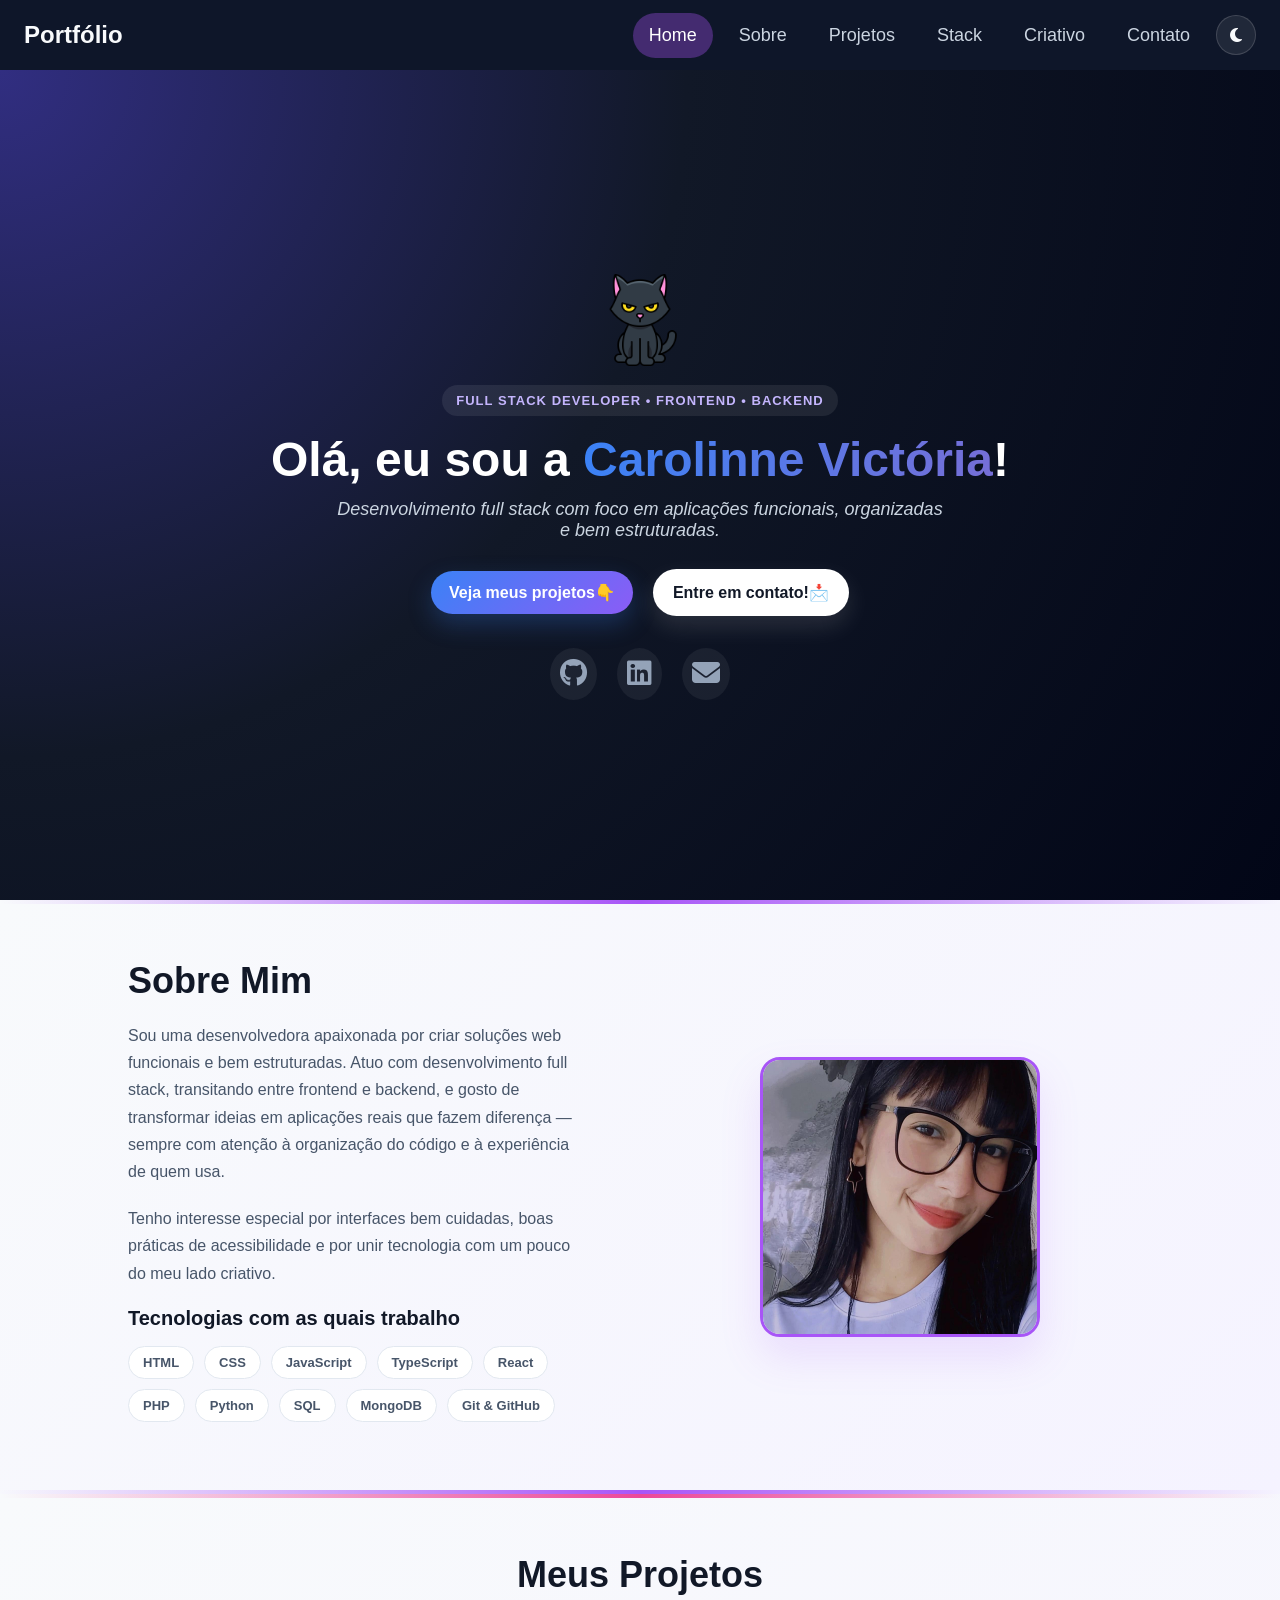
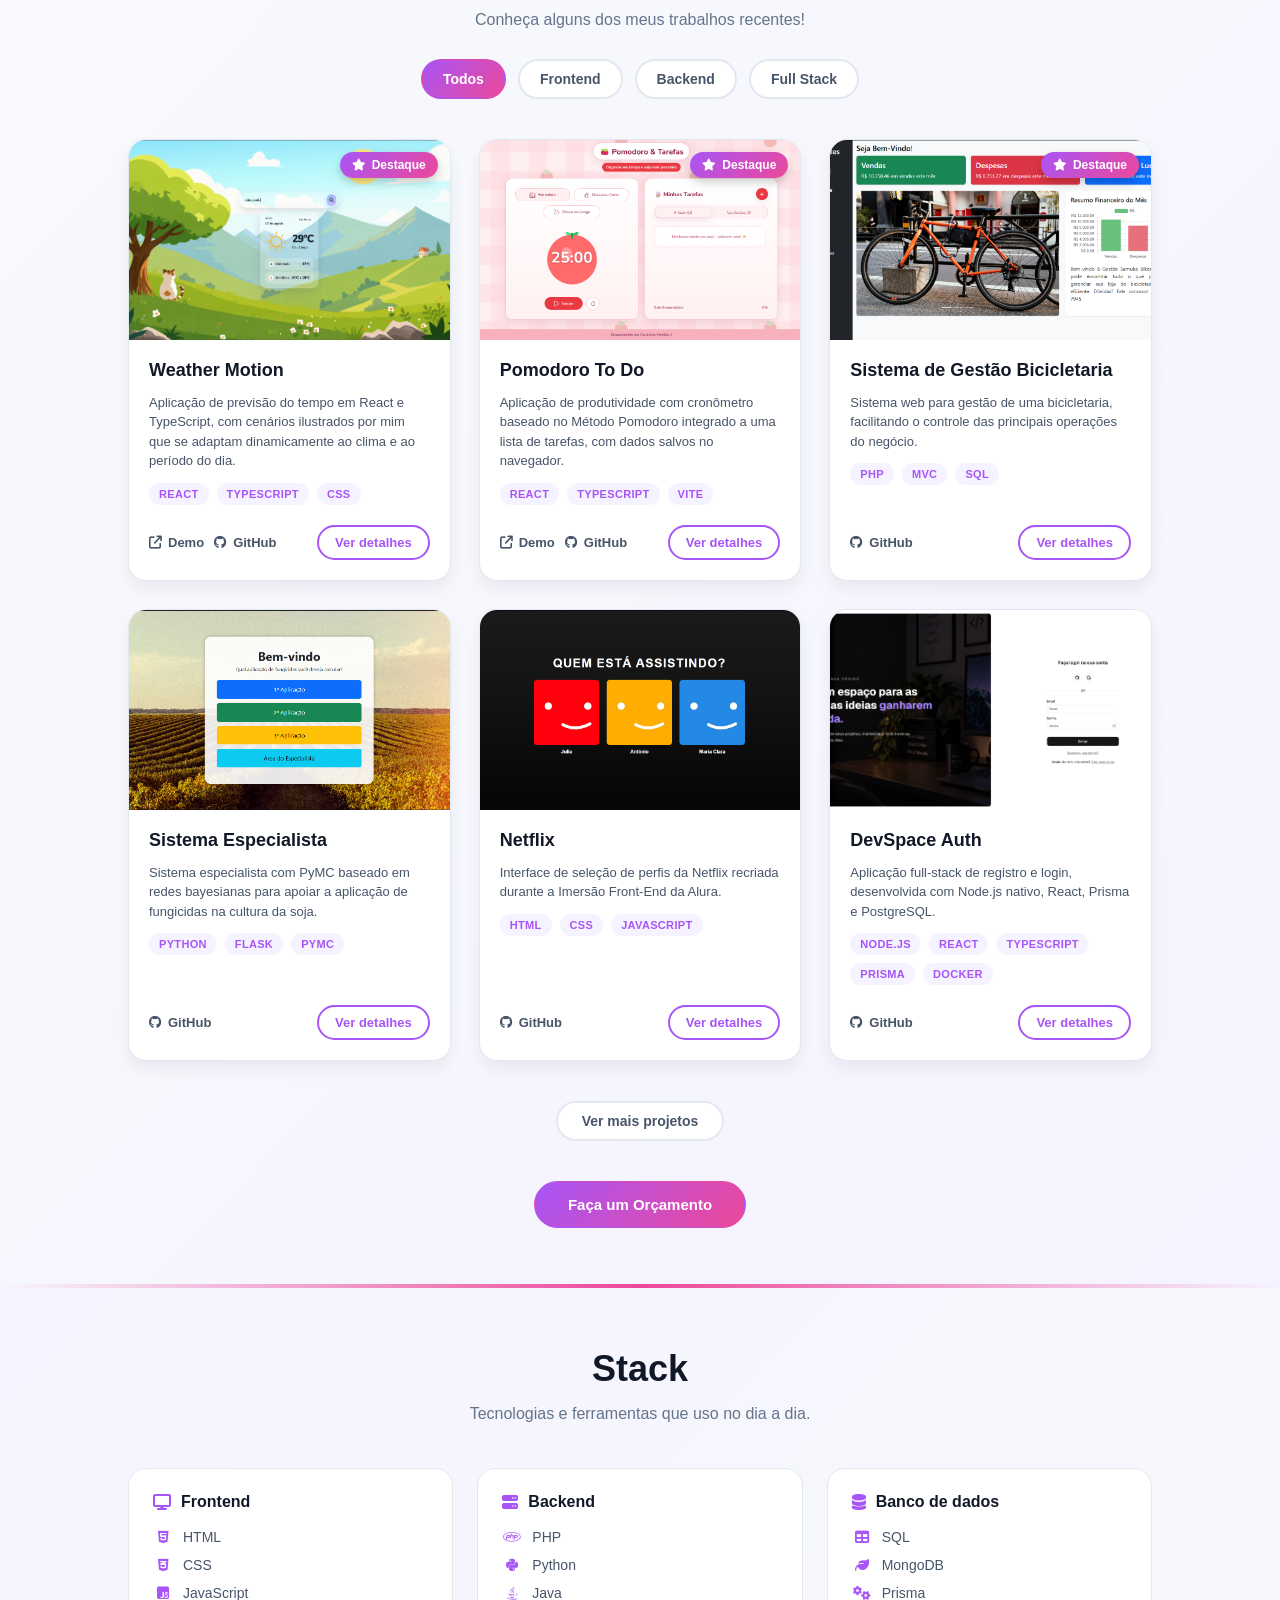
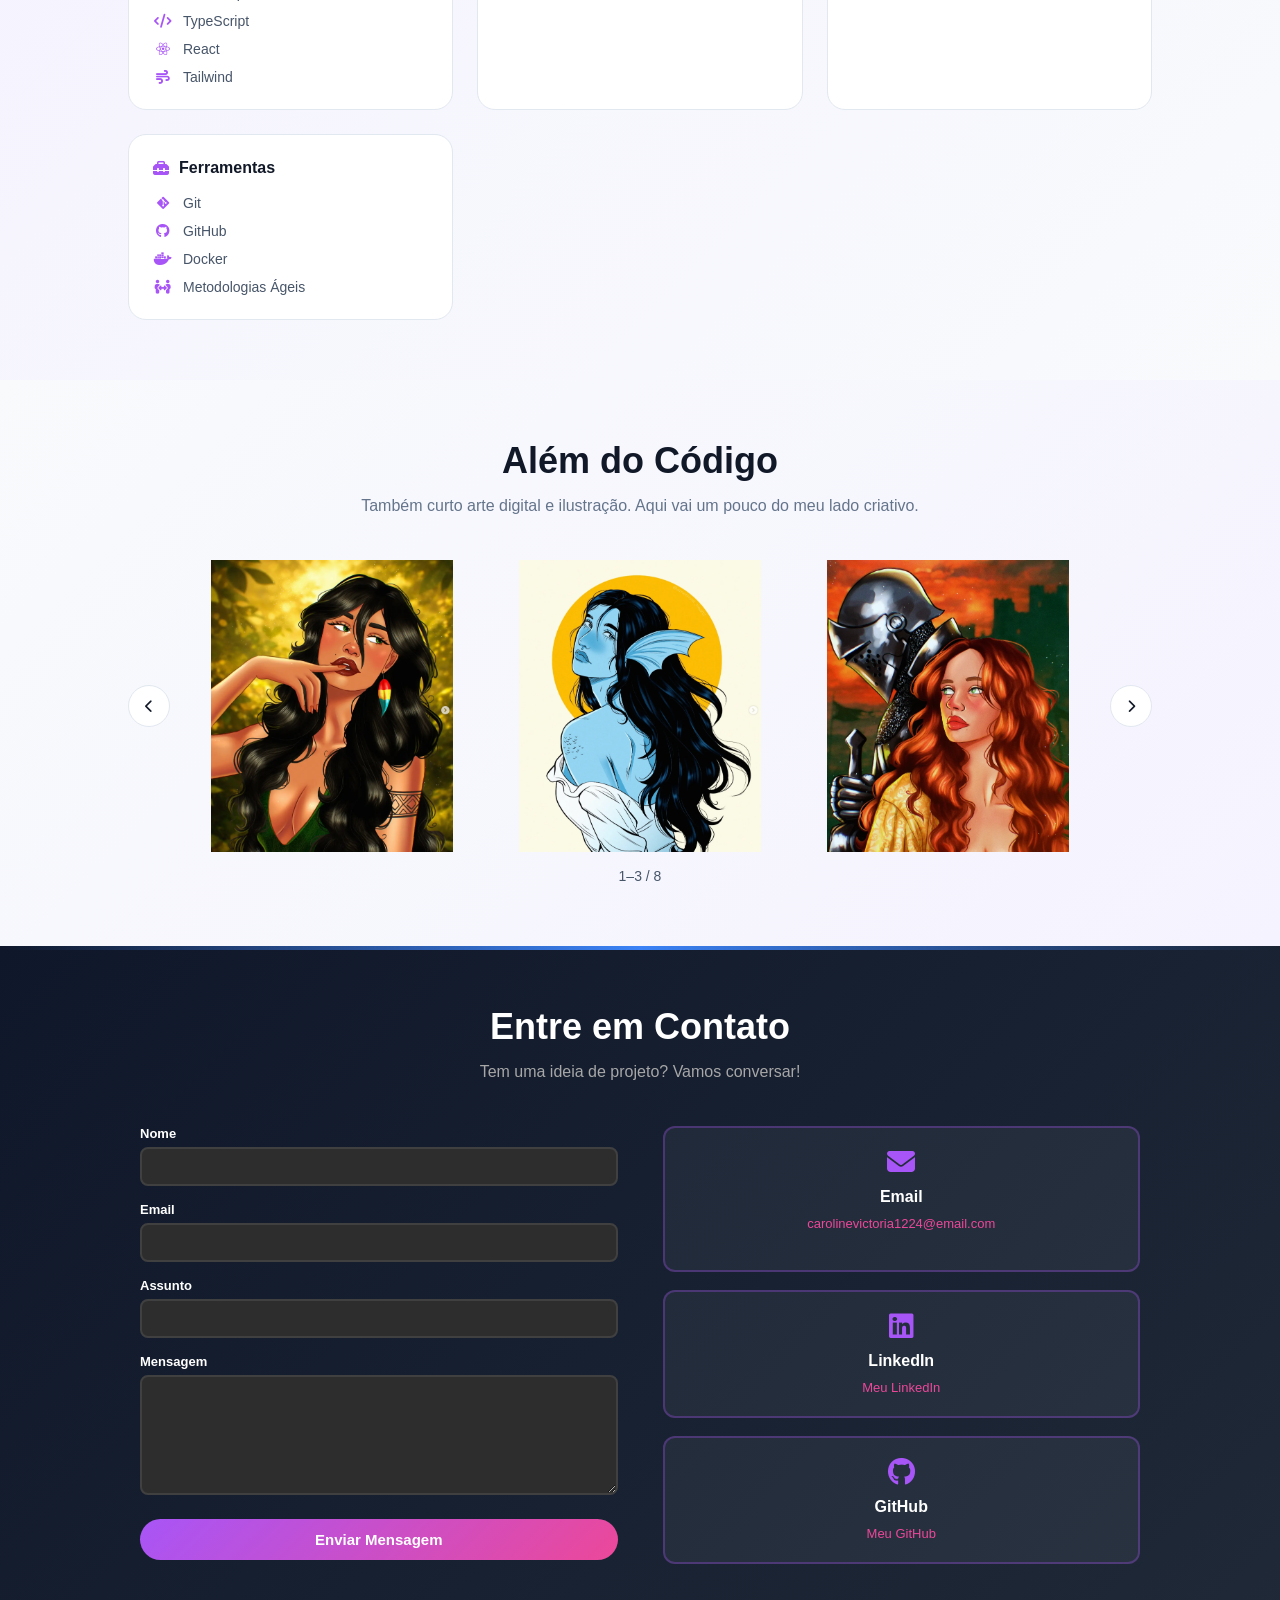
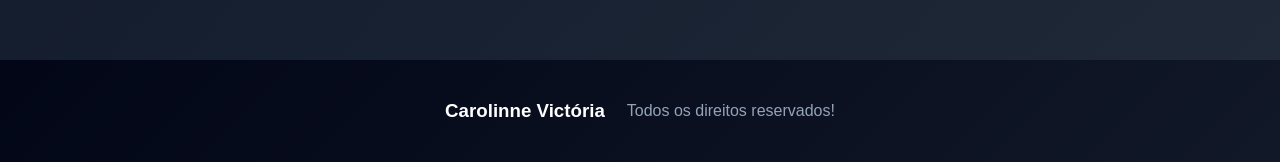
<file: index.html>
<!DOCTYPE html>
<html lang="pt-br">

<head>
    <meta charset="UTF-8">
    <meta name="viewport" content="width=device-width, initial-scale=1.0">

    <!-- Aplica o tema salvo (ou o preferido pelo sistema) antes da primeira pintura, evitando flash de tema errado. -->
    <script>
        (function () {
            try {
                var stored = localStorage.getItem('theme');
                var prefersDark = window.matchMedia('(prefers-color-scheme: dark)').matches;
                document.documentElement.setAttribute('data-theme', stored || (prefersDark ? 'dark' : 'light'));
            } catch (error) {
                document.documentElement.setAttribute('data-theme', 'light');
            }
        })();
    </script>

    <title>Carolinne Victória • Desenvolvedora Full Stack</title>
    <meta name="description" content="Portfólio de Carolinne Victória, desenvolvedora full stack com foco em aplicações web funcionais, organizadas e bem estruturadas. Conheça meus projetos, stack e trabalhos criativos.">
    <meta name="robots" content="index, follow">
    <link rel="canonical" href="https://carolinnevictoria.github.io/Portfolio/">

    <!-- Open Graph -->
    <meta property="og:type" content="website">
    <meta property="og:title" content="Carolinne Victória • Desenvolvedora Full Stack">
    <meta property="og:description" content="Portfólio de Carolinne Victória, desenvolvedora full stack com foco em aplicações web funcionais, organizadas e bem estruturadas.">
    <meta property="og:url" content="https://carolinnevictoria.github.io/Portfolio/">
    <meta property="og:image" content="https://carolinnevictoria.github.io/Portfolio/images/profile.jpeg">
    <meta property="og:locale" content="pt_BR">

    <!-- Twitter Card -->
    <meta name="twitter:card" content="summary_large_image">
    <meta name="twitter:title" content="Carolinne Victória • Desenvolvedora Full Stack">
    <meta name="twitter:description" content="Portfólio de Carolinne Victória, desenvolvedora full stack com foco em aplicações web funcionais, organizadas e bem estruturadas.">
    <meta name="twitter:image" content="https://carolinnevictoria.github.io/Portfolio/images/profile.jpeg">

    <meta name="theme-color" content="#0f172a">
    <link rel="icon" type="image/png" href="favicon.png">
    <link rel="stylesheet" href="estilo.css">
    <link rel="stylesheet" href="https://cdnjs.cloudflare.com/ajax/libs/font-awesome/6.5.0/css/all.min.css">
</head>

<body>
    <a class="skip-link" href="#main-content">Pular para o conteúdo</a>

    <!-- Inicio do Header-->
    <nav class="nav">
        <h1>Portfólio</h1>

        <button type="button" class="nav-toggle" aria-label="Abrir menu de navegação" aria-expanded="false" aria-controls="nav-list">
            <i class="fas fa-bars" aria-hidden="true"></i>
        </button>

        <ul class="nav-list" id="nav-list">
            <li><a href="#home">Home</a></li>
            <li><a href="#about">Sobre</a></li>
            <li><a href="#projects">Projetos</a></li>
            <li><a href="#stack">Stack</a></li>
            <li><a href="#beyond-code">Criativo</a></li>
            <li><a href="#contact">Contato</a></li>
            <li>
                <button type="button" id="theme-toggle" aria-label="Alternar entre tema claro e escuro" aria-pressed="false">
                    <i class="fas fa-moon" aria-hidden="true"></i>
                </button>
            </li>
        </ul>
    </nav>

    <main id="main-content">
        <!-- Inicio do Main -->
        <section class="main" id="home">
            <div>
                <div class="pet">
                    <img id="cat" src="images/black-cat.png" alt="Ilustração de um gatinho preto, mascote do portfólio" width="100" height="100">
                </div>
                <p class="hero-badge">Full Stack Developer • Frontend • Backend</p>
                <h1>
                    Olá, eu sou a <span class="nome">Carolinne Victória</span>!
                </h1>
                <p class="hero-subtitle">Desenvolvimento full stack com foco em aplicações funcionais, organizadas <br>e bem estruturadas.</p>
                <div class="hero-actions">
                    <a href="#projects">
                        <button type="button" class="call-to-action">
                            Veja meus projetos👇
                        </button>
                    </a>
                    <a href="#contact">
                        <button type="button" class="call-to-action-two">
                            Entre em contato!📩
                        </button>
                    </a>
                </div>
            </div>

            <div class="social-icons">
                <a href="https://github.com/carolinneVictoria" target="_blank" rel="noopener noreferrer" aria-label="Meu perfil no GitHub">
                    <i class="fab fa-github" aria-hidden="true"></i>
                </a>

                <a href="https://www.linkedin.com/in/carolinne-victória-5b79a3236/" target="_blank" rel="noopener noreferrer" aria-label="Meu perfil no LinkedIn">
                    <i class="fab fa-linkedin" aria-hidden="true"></i>
                </a>

                <a href="#contact" aria-label="Ir para a seção de contato">
                    <i class="fas fa-envelope" aria-hidden="true"></i>
                </a>
            </div>
        </section>

        <!-- Sobre -->
        <section class="about" id="about">
            <div class="about-content">
                <h2>Sobre Mim</h2>
                <p class="intro-text">
                    Sou uma desenvolvedora apaixonada por criar soluções web funcionais e bem estruturadas. Atuo com
                    desenvolvimento full stack, transitando entre frontend e backend, e gosto de transformar ideias em
                    aplicações reais que fazem diferença — sempre com atenção à organização do código e à experiência
                    de quem usa.
                </p>
                <p class="intro-text">
                    Tenho interesse especial por interfaces bem cuidadas, boas práticas de acessibilidade e por unir
                    tecnologia com um pouco do meu lado criativo.
                </p>

                <h3 class="skills-title">Tecnologias com as quais trabalho</h3>
                <ul class="about-tags" aria-label="Tecnologias principais">
                    <li>HTML</li>
                    <li>CSS</li>
                    <li>JavaScript</li>
                    <li>TypeScript</li>
                    <li>React</li>
                    <li>PHP</li>
                    <li>Python</li>
                    <li>SQL</li>
                    <li>MongoDB</li>
                    <li>Git &amp; GitHub</li>
                </ul>
            </div>
            <div class="about-image">
                <img src="images/profile.jpeg" alt="Foto de Carolinne Victória sorrindo" width="280" height="280" loading="lazy">
            </div>
        </section>

        <!-- Projetos -->
        <section class="projects" id="projects">
            <div class="projects-header">
                <h2>Meus Projetos</h2>
                <p>Conheça alguns dos meus trabalhos recentes!</p>
            </div>

            <div class="project-filters" role="group" aria-label="Filtrar projetos por categoria">
                <button type="button" class="project-filter-btn active" data-filter="all" aria-pressed="true">Todos</button>
                <button type="button" class="project-filter-btn" data-filter="frontend" aria-pressed="false">Frontend</button>
                <button type="button" class="project-filter-btn" data-filter="backend" aria-pressed="false">Backend</button>
                <button type="button" class="project-filter-btn" data-filter="fullstack" aria-pressed="false">Full Stack</button>
            </div>

            <div class="projects-grid" id="projects-grid"></div>

            <button type="button" class="project-loadmore-btn" hidden>Ver mais projetos</button>

            <a href="#contact" class="cta-button">Faça um Orçamento</a>
        </section>

        <dialog id="project-modal" class="project-modal" aria-labelledby="project-modal-title"></dialog>

        <!-- Stack -->
        <section class="stack" id="stack">
            <div class="section-header">
                <h2>Stack</h2>
                <p>Tecnologias e ferramentas que uso no dia a dia.</p>
            </div>
            <div class="stack-grid" id="stack-grid"></div>
        </section>

        <!-- Além do Código -->
        <section class="beyond-code" id="beyond-code">
            <div class="section-header">
                <h2>Além do Código</h2>
                <p>Também curto arte digital e ilustração. Aqui vai um pouco do meu lado criativo.</p>
            </div>
            <div class="gallery-carousel" role="region" aria-label="Carrossel de artes">
                <button type="button" class="gallery-control" id="gallery-previous" aria-label="Artes anteriores">
                    <i class="fas fa-chevron-left" aria-hidden="true"></i>
                </button>
                <div class="gallery-grid" id="gallery-grid"></div>
                <button type="button" class="gallery-control" id="gallery-next" aria-label="Próximas artes">
                    <i class="fas fa-chevron-right" aria-hidden="true"></i>
                </button>
                <span class="gallery-status" id="gallery-status" aria-live="polite"></span>
            </div>
        </section>

        <dialog id="gallery-lightbox" class="gallery-lightbox" aria-label="Visualização ampliada da ilustração"></dialog>

        <!-- Contato -->
        <section class="contact" id="contact">
            <div class="contact-header">
                <h2>Entre em Contato</h2>
                <p>Tem uma ideia de projeto? Vamos conversar!</p>
            </div>

            <div class="contact-container">
                <form class="contact-form" id="contactForm" action="https://formsubmit.co/ajax/carolinevictoria1224@gmail.com" method="POST">
                    <input type="hidden" name="_captcha" value="false">
                    <input type="hidden" name="_subject" value="Nova mensagem do portfólio">
                    <input type="hidden" name="_template" value="table">

                    <div class="form-group">
                        <label for="name">Nome</label>
                        <input type="text" id="name" name="name" required>
                    </div>

                    <div class="form-group">
                        <label for="email">Email</label>
                        <input type="email" id="email" name="email" required>
                    </div>

                    <div class="form-group">
                        <label for="subject">Assunto</label>
                        <input type="text" id="subject" name="subject" required>
                    </div>

                    <div class="form-group">
                        <label for="message">Mensagem</label>
                        <textarea id="message" name="message" rows="6" required></textarea>
                    </div>

                    <button type="submit" class="submit-btn">Enviar Mensagem</button>
                    <p class="form-status" role="status" aria-live="polite"></p>
                </form>

                <div class="contact-info">
                    <div class="info-card">
                        <i class="fas fa-envelope" aria-hidden="true"></i>
                        <h3>Email</h3>
                        <p><a href="mailto:carolinevictoria1224@email.com">carolinevictoria1224@email.com</a></p>
                        <p id="copy-email-feedback" class="copy-email-feedback" role="status" aria-live="polite"></p>
                    </div>

                    <div class="info-card">
                        <i class="fab fa-linkedin" aria-hidden="true"></i>
                        <h3>LinkedIn</h3>
                        <p><a href="https://www.linkedin.com/in/carolinne-victória-5b79a3236/" target="_blank" rel="noopener noreferrer">Meu LinkedIn</a></p>
                    </div>

                    <div class="info-card">
                        <i class="fab fa-github" aria-hidden="true"></i>
                        <h3>GitHub</h3>
                        <p><a href="https://github.com/carolinneVictoria" target="_blank" rel="noopener noreferrer">Meu GitHub</a></p>
                    </div>
                </div>
            </div>
        </section>
    </main>

    <!-- Area do Rodape -->
    <footer>
        <h3>
            <a href="#home">Carolinne Victória</a>
        </h3>
        <p>Todos os direitos reservados!</p>
    </footer>

    <script type="module" src="js/main.js"></script>
</body>

</html>
</file>
<file: estilo.css>
*{
    margin: 0;
    padding: 0;
    box-sizing: border-box;
}

/*
  As seções de conteúdo (about, projects, stack, beyond-code, lab) usam estas
  variáveis para responder ao toggle de tema claro/escuro.
  O hero, o contato e o rodapé mantêm sua identidade escura fixa em ambos os
  temas — é a "assinatura visual" do portfólio.
*/
:root{
    --content-bg: #f8fafc;
    --content-bg-alt: #f5f3ff;
    --surface: #ffffff;
    --surface-border: #e2e8f0;
    --text-primary: #111827;
    --text-secondary: #475569;
    --text-muted: #64748b;
    --accent-purple: #a855f7;
    --accent-pink: #ec4899;
    --accent-blue: #3b82f6;
    --focus-ring: #7c3aed;
}

:root[data-theme="dark"]{
    --content-bg: #0f172a;
    --content-bg-alt: #111827;
    --surface: #1e293b;
    --surface-border: #334155;
    --text-primary: #f1f5f9;
    --text-secondary: #cbd5e1;
    --text-muted: #94a3b8;
    --focus-ring: #c4b5fd;
}

body{
    font-family: 'Segoe UI', Tahoma, Geneva, Verdana, sans-serif;
    background-color: #0f172a;
    color: #e2e8f0;
}
html{
    scroll-behavior: smooth;
}

/* Acessibilidade: foco visível em toda a aplicação (o reset acima zera outline por padrão) */
a:focus-visible,
button:focus-visible,
input:focus-visible,
textarea:focus-visible,
[tabindex]:focus-visible{
    outline: 3px solid var(--focus-ring);
    outline-offset: 3px;
    border-radius: 4px;
}

.skip-link{
    position: absolute;
    top: -100px;
    left: 16px;
    background: #a855f7;
    color: #fff;
    padding: 12px 20px;
    border-radius: 8px;
    z-index: 999;
    text-decoration: none;
    font-weight: 600;
    transition: top 0.2s ease;
}

.skip-link:focus{
    top: 16px;
}

/* Respeita a preferência do usuário por menos animação */
@media (prefers-reduced-motion: reduce){
    *,
    *::before,
    *::after{
        animation-duration: 0.001ms !important;
        animation-iteration-count: 1 !important;
        transition-duration: 0.001ms !important;
        scroll-behavior: auto !important;
    }
}

/*Header*/
.nav{
    background: rgba(15, 23, 42, 0.95);
    backdrop-filter: blur(10px);
    min-height: 70px;
    width: 100%;
    display: flex;
    justify-content: space-between;
    align-items: center;
    padding: 0 24px;
    position: sticky;
    top:0;
    z-index: 99;
}
.nav h1{
    font-size: 24px;
    color: #f8fafc;
}
.nav-toggle{
    display: none;
    background: transparent;
    border: 0;
    color: #f8fafc;
    font-size: 22px;
    cursor: pointer;
    padding: 8px;
}
.nav-list{
    display: flex;
    align-items: center;
    list-style: none;
    gap: 10px
}
.nav-list a{
    text-decoration: none;
    color: #cbd5e1;
    font-size: 18px;
    padding: 12px 16px;
    transition: 0.3s ease;
    border-radius: 999px;
    display: inline-block;
}
.nav-list a:hover,
.nav-list a:focus-visible{
    color: #ffffff;
    background: rgba(168, 85, 247, 0.2);
    transform: translateY(-2px);
}
.nav-list a.active{
    color: #ffffff;
    background: rgba(168, 85, 247, 0.35);
}
#theme-toggle{
    background: rgba(255, 255, 255, 0.08);
    border: 1px solid rgba(255, 255, 255, 0.15);
    color: #f8fafc;
    width: 40px;
    height: 40px;
    border-radius: 50%;
    cursor: pointer;
    display: flex;
    align-items: center;
    justify-content: center;
    font-size: 16px;
    transition: all 0.3s ease;
}
#theme-toggle:hover{
    background: rgba(168, 85, 247, 0.25);
    transform: translateY(-2px) rotate(15deg);
}

/* Main */
.main{
    width: 100%;
    background: radial-gradient(circle at top left, #312e81 0%, #111827 45%, #020617 100%);
    min-height: calc(100vh - 70px);
    display: flex;
    flex-direction: column;
    align-items: center;
    justify-content: center;
    padding: 60px 24px;
}
.pet {
    margin-bottom: 15px;
    display: flex;
    justify-content: center;
}

.pet img {
    width: 100px;
    cursor: pointer;
    transition: transform 0.3s ease;
}

.pet img:hover,
.pet img:focus-visible {
    transform: scale(1.2) rotate(5deg);
}

.pet img {
    animation: float 3s ease-in-out infinite;
}

@keyframes float {
    0% { transform: translateY(0px); }
    50% { transform: translateY(-10px); }
    100% { transform: translateY(0px); }
}
.hero-badge{
    display: block;
    width: fit-content;
    margin: 0 auto 16px auto;
    padding: 8px 14px;
    border-radius: 999px;
    background: rgba(255, 255, 255, 0.08);
    color: #c4b5fd;
    font-size: 13px;
    font-weight: 600;
    letter-spacing: 0.08em;
    text-transform: uppercase;
    text-align: center;
}

.main h1{
    color: #ffffff;
    font-size: 48px;
    text-align: center;
    margin-bottom: 8px;
}
.nome {
    background: linear-gradient(270deg, #a855f7, #ec4899, #3b82f6);
    background-size: 600% 600%;
    -webkit-background-clip: text;
    background-clip: text;
    -webkit-text-fill-color: transparent;
    animation: gradientMove 6s ease infinite;
}

@keyframes gradientMove {
    0% { background-position: 0% 50%; }
    50% { background-position: 100% 50%; }
    100% { background-position: 0% 50%; }
}
.hero-subtitle{
    font-size: 18px;
    font-style: italic;
    color: #cbd5e1;
    margin-top: 12px;
    margin-bottom: 28px;
    text-align: center;
}

.hero-actions{
    display: flex;
    justify-content: center;
    gap: 20px;
    flex-wrap: wrap;
    margin-bottom: 8px;
}
.call-to-action{
    cursor: pointer;
    background: linear-gradient(135deg, #3b82f6, #8b5cf6);
    color: white;
    border: 0;
    padding: 12px 18px;
    border-radius: 50px;
    font-size: 16px;
    font-weight: bold;
    transition: all 0.3s ease;
    box-shadow: 0 10px 24px rgba(59, 130, 246, 0.25);
    display: inline-flex;
    align-items: center;
    gap: 8px;
    text-decoration: none;
}
.call-to-action-two{
    cursor: pointer;
    background-color: #ffffff;
    color: #111827;
    border: 0;
    padding: 14px 20px;
    border-radius: 50px;
    font-size: 16px;
    font-weight: bold;
    transition: all 0.3s ease;
    box-shadow: 0 10px 24px rgba(255, 255, 255, 0.12);
    display: inline-flex;
    align-items: center;
    gap: 8px;
    text-decoration: none;
}
.call-to-action:hover,
.call-to-action-two:hover,
.call-to-action:focus-visible,
.call-to-action-two:focus-visible{
    transform: translateY(-3px) scale(1.02);
}
.hero-actions a{
    text-decoration: none;
    color: #181818;
    display: flex;
    align-items: center;
    justify-content: center;
}
.social-icons {
    margin-top: 24px;
    display: flex;
    gap: 20px;
}

.social-icons a {
    font-size: 28px;
    color: #94a3b8;
    transition: all 0.3s ease;
    padding: 10px;
    border-radius: 50%;
    background: rgba(255,255,255,0.06);
}

.social-icons a:hover,
.social-icons a:focus-visible {
    color: #ffffff;
    transform: translateY(-5px) scale(1.1);
    background: rgba(168, 85, 247, 0.25);
}

.social-icons a:nth-child(1):hover {
    color: #000;
}

.social-icons a:nth-child(2):hover {
    color: #0a66c2;
}

.social-icons a:nth-child(3):hover {
    color: #ff4d4d;
}

/*About*/
.about{
    background: linear-gradient(135deg, var(--content-bg) 0%, var(--content-bg-alt) 100%);
    width: 100%;
    padding-left: 10%;
    padding-right: 10%;
    padding-top: 60px;
    padding-bottom: 60px;
    display: flex;
    align-items: center;
    justify-content: space-between;
    gap: 60px;
    position: relative;
}

.about::before{
    content: '';
    position: absolute;
    top: 0;
    left: 0;
    right: 0;
    height: 4px;
    background: linear-gradient(90deg, transparent, #a855f7, transparent);
}

.about::after{
    content: '';
    position: absolute;
    bottom: 0;
    left: 0;
    right: 0;
    height: 4px;
    background: linear-gradient(90deg, transparent, #a855f7, transparent);
}

.about-content{
    max-width: 50%;
    flex: 1;
}

.about-content h2{
    font-size: 36px;
    margin-bottom: 20px;
    color: var(--text-primary);
}

.intro-text{
    font-size: 16px;
    line-height: 1.7;
    color: var(--text-secondary);
    margin-bottom: 20px;
}

.intro-text a{
    color: var(--accent-purple);
    font-weight: 600;
}

.skills-title{
    font-size: 20px;
    color: var(--text-primary);
    margin-bottom: 16px;
    margin-top: 20px;
    font-weight: 600;
}

.about-tags{
    display: flex;
    flex-wrap: wrap;
    gap: 10px;
    list-style: none;
    margin-bottom: 12px;
}

.about-tags li{
    background: var(--surface);
    border: 1px solid var(--surface-border);
    color: var(--text-secondary);
    padding: 8px 14px;
    border-radius: 999px;
    font-size: 13px;
    font-weight: 600;
    transition: all 0.3s ease;
}

.about-tags li:hover{
    border-color: var(--accent-purple);
    color: var(--accent-purple);
    transform: translateY(-2px);
}

.about-tags-note{
    font-size: 13px;
    color: var(--text-muted);
    margin-bottom: 28px;
}

.about-tags-note a{
    color: var(--accent-purple);
    font-weight: 600;
}

.resume-btn{
    width: fit-content;
}

.about-image{
    flex: 1;
    display: flex;
    justify-content: center;
    align-items: center;
}

.about-image img{
    max-width: 100%;
    width: 280px;
    height: 280px;
    object-fit: cover;
    border-radius: 20px;
    box-shadow: 0 20px 40px rgba(168, 85, 247, 0.15);
    border: 3px solid #a855f7;
    transition: all 0.4s ease;
}

.about-image img:hover{
    transform: scale(1.05);
    box-shadow: 0 30px 60px rgba(168, 85, 247, 0.25);
}

/* Cabeçalho reutilizável para Stack, Além do Código e Lab */
.section-header{
    text-align: center;
    margin-bottom: 45px;
}

.section-header h2{
    font-size: 36px;
    margin-bottom: 15px;
    color: var(--text-primary);
    font-weight: 600;
}

.section-header p{
    font-size: 16px;
    color: var(--text-muted);
    margin: 0;
}

/*Projetos*/
.projects{
    width: 100%;
    display: flex;
    flex-direction: column;
    align-items: center;
    justify-content: center;
    padding: 60px 10%;
    background: linear-gradient(135deg, var(--content-bg) 0%, var(--content-bg-alt) 100%);
    position: relative;
}

.projects::before{
    content: '';
    position: absolute;
    top: 0;
    left: 0;
    right: 0;
    height: 4px;
    background: linear-gradient(90deg, transparent, #ec4899, transparent);
}

.projects::after{
    content: '';
    position: absolute;
    bottom: 0;
    left: 0;
    right: 0;
    height: 4px;
    background: linear-gradient(90deg, transparent, #ec4899, transparent);
}

.projects-header{
    text-align: center;
    margin-bottom: 30px;
}

.projects-header h2{
    font-size: 36px;
    margin-bottom: 15px;
    color: var(--text-primary);
    font-weight: 600;
}

.projects-header p{
    font-size: 16px;
    color: var(--text-muted);
    margin: 0;
}

.project-filters{
    display: flex;
    flex-wrap: wrap;
    justify-content: center;
    gap: 12px;
    margin-bottom: 40px;
}

.project-filter-btn{
    cursor: pointer;
    background: var(--surface);
    border: 2px solid var(--surface-border);
    color: var(--text-secondary);
    padding: 10px 20px;
    border-radius: 999px;
    font-size: 14px;
    font-weight: 600;
    transition: all 0.3s ease;
}

.project-filter-btn:hover{
    border-color: var(--accent-purple);
    color: var(--accent-purple);
    transform: translateY(-2px);
}

.project-filter-btn.active{
    background: linear-gradient(135deg, #a855f7, #ec4899);
    border-color: transparent;
    color: #fff;
}

.project-loadmore-btn{
    cursor: pointer;
    background: var(--surface);
    border: 2px solid var(--surface-border);
    color: var(--text-secondary);
    padding: 10px 24px;
    border-radius: 999px;
    font-size: 14px;
    font-weight: 600;
    transition: all 0.3s ease;
    margin-bottom: 40px;
}

.project-loadmore-btn:hover,
.project-loadmore-btn:focus-visible{
    border-color: var(--accent-purple);
    color: var(--accent-purple);
    transform: translateY(-2px);
}

.projects-grid{
    width: 100%;
    max-width: 1100px;
    display: grid;
    grid-template-columns: repeat(auto-fit, minmax(300px, 1fr));
    gap: 28px;
    margin-bottom: 40px;
}

.project-card{
    background: var(--surface);
    border: 1px solid var(--surface-border);
    border-radius: 18px;
    overflow: hidden;
    box-shadow: 0 8px 16px rgba(15, 23, 42, 0.06);
    transition: all 0.4s ease;
    display: flex;
    flex-direction: column;
}

.project-card:hover{
    transform: translateY(-10px);
    box-shadow: 0 20px 40px rgba(168, 85, 247, 0.15);
}

.project-image{
    position: relative;
    overflow: hidden;
    height: 200px;
}

.project-image img{
    width: 100%;
    height: 100%;
    object-fit: cover;
    transition: transform 0.4s ease;
}

.project-card:hover .project-image img{
    transform: scale(1.08);
}

.project-badge{
    position: absolute;
    top: 12px;
    right: 12px;
    background: linear-gradient(135deg, #a855f7, #ec4899);
    color: #fff;
    font-size: 12px;
    font-weight: 700;
    padding: 6px 12px;
    border-radius: 999px;
    display: flex;
    align-items: center;
    gap: 6px;
    box-shadow: 0 4px 10px rgba(0,0,0,0.2);
}

.project-info{
    padding: 20px;
    flex: 1;
    display: flex;
    flex-direction: column;
    gap: 12px;
}

.project-info h3{
    font-size: 18px;
    color: var(--text-primary);
    margin: 0;
}

.project-info p{
    font-size: 13px;
    color: var(--text-secondary);
    line-height: 1.5;
    margin: 0;
}

.project-tags{
    display: flex;
    flex-wrap: wrap;
    gap: 8px;
    list-style: none;
}

.project-tags li{
    background: var(--content-bg-alt);
    color: var(--accent-purple);
    font-size: 11px;
    font-weight: 700;
    padding: 5px 10px;
    border-radius: 999px;
    text-transform: uppercase;
    letter-spacing: 0.03em;
}

.project-links{
    display: flex;
    flex-wrap: wrap;
    align-items: center;
    gap: 10px;
    margin-top: auto;
    padding-top: 8px;
}

.project-link-icon{
    color: var(--text-secondary);
    text-decoration: none;
    font-size: 13px;
    font-weight: 600;
    display: inline-flex;
    align-items: center;
    gap: 6px;
    transition: color 0.3s ease;
}

.project-link-icon:hover,
.project-link-icon:focus-visible{
    color: var(--accent-purple);
}

.project-details-btn{
    cursor: pointer;
    background: transparent;
    border: 2px solid var(--accent-purple);
    color: var(--accent-purple);
    font-size: 13px;
    font-weight: 700;
    padding: 8px 16px;
    border-radius: 999px;
    margin-left: auto;
    transition: all 0.3s ease;
}

.project-details-btn:hover,
.project-details-btn:focus-visible{
    background: var(--accent-purple);
    color: #fff;
}

.cta-button{
    background: linear-gradient(135deg, #a855f7, #ec4899);
    color: #fff;
    padding: 13px 32px;
    border-radius: 50px;
    text-decoration: none;
    font-size: 15px;
    font-weight: 600;
    transition: all 0.3s ease;
    display: inline-block;
    border: 2px solid transparent;
}

.cta-button:hover,
.cta-button:focus-visible{
    transform: scale(1.05);
    box-shadow: 0 10px 25px rgba(168, 85, 247, 0.3);
}

/* Modal de detalhes do projeto e Lightbox da galeria (elemento <dialog> nativo) */
.project-modal,
.gallery-lightbox{
    position: fixed;
    inset: 0;
    margin: auto;
    border: none;
    border-radius: 20px;
    padding: 0;
    max-width: 640px;
    width: 90vw;
    max-height: 85vh;
    height: fit-content;
    overflow-y: auto;
    background: var(--surface);
    color: var(--text-primary);
}

.project-modal::backdrop,
.gallery-lightbox::backdrop{
    background: rgba(15, 23, 42, 0.75);
    backdrop-filter: blur(4px);
}

.modal-close{
    position: sticky;
    top: 12px;
    left: calc(100% - 52px);
    background: rgba(15, 23, 42, 0.08);
    border: none;
    color: var(--text-primary);
    width: 36px;
    height: 36px;
    border-radius: 50%;
    cursor: pointer;
    font-size: 16px;
    display: flex;
    align-items: center;
    justify-content: center;
    z-index: 2;
    transition: all 0.3s ease;
}

.modal-close:hover,
.modal-close:focus-visible{
    background: var(--accent-purple);
    color: #fff;
}

.modal-body{
    padding: 0 32px 32px;
    margin-top: -36px;
}

.modal-image{
    width: 100%;
    max-height: 260px;
    object-fit: cover;
    border-radius: 14px;
    margin-bottom: 20px;
}

.modal-body h2{
    font-size: 26px;
    margin-bottom: 14px;
}

.modal-section{
    margin-top: 20px;
}

.modal-section h3{
    font-size: 15px;
    color: var(--accent-purple);
    text-transform: uppercase;
    letter-spacing: 0.04em;
    margin-bottom: 8px;
}

.modal-section p,
.modal-list{
    font-size: 14px;
    line-height: 1.6;
    color: var(--text-secondary);
}

.modal-list{
    padding-left: 20px;
}

.modal-links{
    display: flex;
    flex-wrap: wrap;
    gap: 14px;
    margin-top: 28px;
}

.lightbox-image{
    width: 100%;
    max-height: 70vh;
    object-fit: contain;
    background: #000;
}

.lightbox-caption{
    padding: 16px 20px;
    font-size: 14px;
    color: var(--text-secondary);
}

/* Stack */
.stack{
    width: 100%;
    padding: 60px 10%;
    background: linear-gradient(135deg, var(--content-bg-alt) 0%, var(--content-bg) 100%);
    position: relative;
}

.stack-grid{
    display: grid;
    grid-template-columns: repeat(auto-fit, minmax(240px, 1fr));
    gap: 24px;
    max-width: 1100px;
    margin: 0 auto;
}

.stack-category{
    background: var(--surface);
    border: 1px solid var(--surface-border);
    border-radius: 18px;
    padding: 24px;
    transition: all 0.3s ease;
}

.stack-category:hover{
    border-color: var(--accent-purple);
    transform: translateY(-6px);
    box-shadow: 0 16px 30px rgba(168, 85, 247, 0.12);
}

.stack-category h3{
    font-size: 16px;
    color: var(--text-primary);
    display: flex;
    align-items: center;
    gap: 10px;
    margin-bottom: 18px;
}

.stack-category h3 i{
    color: var(--accent-purple);
}

.stack-items{
    list-style: none;
    display: flex;
    flex-direction: column;
    gap: 12px;
}

.stack-item{
    display: flex;
    align-items: center;
    gap: 10px;
    color: var(--text-secondary);
    font-size: 14px;
    transition: transform 0.3s ease;
}

.stack-item:hover{
    transform: translateX(4px);
    color: var(--accent-purple);
}

.stack-item i{
    width: 20px;
    text-align: center;
    color: var(--accent-purple);
}

/* Além do Código */
.beyond-code{
    width: 100%;
    padding: 60px 10%;
    background: linear-gradient(135deg, var(--content-bg) 0%, var(--content-bg-alt) 100%);
}

.gallery-carousel{
    display: grid;
    grid-template-columns: 42px minmax(0, 1fr) 42px;
    align-items: center;
    gap: 16px;
    max-width: 1100px;
    margin: 0 auto;
}

.gallery-grid{
    display: flex;
    overflow-x: auto;
    scroll-snap-type: x mandatory;
    scrollbar-width: none;
    gap: 16px;
    min-width: 0;
}

.gallery-grid::-webkit-scrollbar{
    display: none;
}

.gallery-item{
    flex: 0 0 calc((100% - 32px) / 3);
    border: none;
    padding: 0;
    background: none;
    cursor: pointer;
    border-radius: 16px;
    overflow: hidden;
    aspect-ratio: 1 / 1;
    scroll-snap-align: start;
    transition: transform 0.3s ease, box-shadow 0.3s ease;
}

.gallery-item:hover,
.gallery-item:focus-visible{
    transform: translateY(-6px) scale(1.02);
    box-shadow: 0 16px 30px rgba(168, 85, 247, 0.2);
}

.gallery-item img{
    width: 100%;
    height: 100%;
    object-fit: contain;
    display: block;
}

.gallery-control{
    display: flex;
    align-items: center;
    justify-content: center;
    width: 42px;
    height: 42px;
    border: 1px solid var(--surface-border);
    border-radius: 50%;
    background: var(--surface);
    color: var(--text-primary);
    cursor: pointer;
    transition: background 0.2s ease, color 0.2s ease, opacity 0.2s ease;
}

.gallery-control:not(:disabled):hover,
.gallery-control:not(:disabled):focus-visible{
    background: var(--accent-purple);
    color: #fff;
}

.gallery-control:disabled{
    cursor: not-allowed;
    opacity: 0.45;
}

.gallery-status{
    grid-column: 1 / -1;
    color: var(--text-secondary);
    text-align: center;
    font-size: 14px;
    min-height: 1.25em;
}

/* Lab */
.lab{
    width: 100%;
    padding: 60px 10%;
    background: linear-gradient(135deg, var(--content-bg-alt) 0%, var(--content-bg) 100%);
}

.lab-grid{
    display: grid;
    grid-template-columns: repeat(auto-fit, minmax(260px, 1fr));
    gap: 24px;
    max-width: 1100px;
    margin: 0 auto;
}

.lab-card{
    background: var(--surface);
    border: 1px solid var(--surface-border);
    border-radius: 18px;
    padding: 24px;
    text-align: center;
}

.lab-card h3{
    font-size: 16px;
    color: var(--text-primary);
    margin-bottom: 8px;
}

.lab-card p{
    font-size: 13px;
    color: var(--text-muted);
    margin-bottom: 20px;
}

.lab-demo{
    display: flex;
    flex-direction: column;
    align-items: center;
    gap: 12px;
    min-height: 90px;
    justify-content: center;
}

/* Experimento: interruptor */
.lab-switch{
    width: 64px;
    height: 34px;
    border-radius: 999px;
    background: var(--surface-border);
    border: none;
    cursor: pointer;
    position: relative;
    transition: background 0.3s ease;
}

.lab-switch.is-on{
    background: linear-gradient(135deg, #a855f7, #ec4899);
}

.lab-switch-thumb{
    position: absolute;
    top: 3px;
    left: 3px;
    width: 28px;
    height: 28px;
    border-radius: 50%;
    background: #fff;
    box-shadow: 0 2px 6px rgba(0,0,0,0.25);
    transition: transform 0.3s cubic-bezier(0.34, 1.56, 0.64, 1);
}

.lab-switch.is-on .lab-switch-thumb{
    transform: translateX(30px);
}

.lab-switch-status{
    font-size: 13px;
    color: var(--text-muted);
}

/* Experimento: paleta de cores */
.lab-generate-btn{
    font-size: 14px;
    padding: 10px 20px;
}

.lab-palette{
    display: flex;
    flex-wrap: wrap;
    gap: 10px;
    justify-content: center;
}

.lab-swatch{
    border: none;
    border-radius: 10px;
    width: 68px;
    height: 68px;
    cursor: pointer;
    display: flex;
    align-items: center;
    justify-content: center;
    transition: transform 0.3s ease;
}

.lab-swatch:hover,
.lab-swatch:focus-visible{
    transform: scale(1.08);
}

.lab-swatch span{
    background: rgba(0,0,0,0.55);
    color: #fff;
    font-size: 10px;
    padding: 2px 4px;
    border-radius: 4px;
}

/* Experimento: cartão 3D */
.lab-tilt-card{
    width: 160px;
    height: 110px;
    background: linear-gradient(135deg, #a855f7, #3b82f6);
    border-radius: 16px;
    color: #fff;
    display: flex;
    flex-direction: column;
    align-items: center;
    justify-content: center;
    gap: 8px;
    font-size: 13px;
    transition: transform 0.4s ease;
    transform-style: preserve-3d;
    perspective: 600px;
}

.lab-tilt-card:hover{
    transform: rotateX(8deg) rotateY(-8deg) scale(1.05);
}

.lab-tilt-card i{
    font-size: 24px;
}

/*Contato*/
.contact{
    width: 100%;
    padding: 60px 10%;
    background: linear-gradient(135deg, #0f172a 0%, #1f2937 100%);
    display: flex;
    flex-direction: column;
    align-items: center;
    position: relative;
}

.contact::before{
    content: '';
    position: absolute;
    top: 0;
    left: 0;
    right: 0;
    height: 4px;
    background: linear-gradient(90deg, transparent, #3b82f6, transparent);
}

.contact-header{
    text-align: center;
    margin-bottom: 45px;
    color: #fff;
}

.contact-header h2{
    font-size: 36px;
    margin-bottom: 15px;
    color: #fff;
    font-weight: 600;
}

.contact-header p{
    font-size: 16px;
    color: #a7a7a7;
    margin: 0;
}

.contact-container{
    display: grid;
    grid-template-columns: 1fr 1fr;
    gap: 45px;
    width: 100%;
    max-width: 1000px;
    align-items: start;
}

.contact-form{
    display: flex;
    flex-direction: column;
    gap: 16px;
}

.form-group{
    display: flex;
    flex-direction: column;
    gap: 6px;
}

.form-group label{
    color: #fff;
    font-size: 13px;
    font-weight: 600;
}

.form-group input,
.form-group textarea{
    padding: 10px 12px;
    border: 2px solid #404040;
    border-radius: 8px;
    background-color: #2d2d2d;
    color: #fff;
    font-size: 13px;
    font-family: inherit;
    transition: all 0.3s ease;
}

.form-group input:focus,
.form-group textarea:focus{
    outline: none;
    border-color: #a855f7;
    box-shadow: 0 0 10px rgba(168, 85, 247, 0.2);
}

.form-group textarea{
    resize: vertical;
    min-height: 120px;
}

.submit-btn{
    background: linear-gradient(135deg, #a855f7, #ec4899);
    color: #fff;
    border: none;
    padding: 12px 25px;
    border-radius: 50px;
    font-size: 15px;
    font-weight: 600;
    cursor: pointer;
    transition: all 0.3s ease;
    margin-top: 8px;
}

.submit-btn:hover,
.submit-btn:focus-visible{
    transform: scale(1.05);
    box-shadow: 0 10px 25px rgba(168, 85, 247, 0.3);
}

.submit-btn:disabled{
    opacity: 0.7;
    cursor: not-allowed;
    transform: none;
}

.submit-btn:active{
    transform: scale(0.98);
}

.form-status{
    min-height: 20px;
    font-size: 14px;
    margin-top: 4px;
    color: #a7a7a7;
}

.form-status.sending{
    color: #fbbf24;
}

.form-status.success{
    color: #4ade80;
}

.form-status.error{
    color: #f87171;
}

.contact-info{
    display: flex;
    flex-direction: column;
    gap: 18px;
}

.info-card{
    background: rgba(255, 255, 255, 0.05);
    border: 2px solid rgba(168, 85, 247, 0.3);
    border-radius: 12px;
    padding: 20px;
    text-align: center;
    transition: all 0.3s ease;
}

.info-card:hover{
    border-color: #a855f7;
    background: rgba(168, 85, 247, 0.1);
    transform: translateY(-5px);
}

.info-card i{
    font-size: 28px;
    color: #a855f7;
    margin-bottom: 12px;
    display: block;
}

.info-card h3{
    color: #fff;
    font-size: 16px;
    margin-bottom: 8px;
    margin-top: 0;
}

.info-card p{
    margin: 0;
}

.info-card a{
    color: #ec4899;
    text-decoration: none;
    transition: all 0.3s ease;
    font-size: 13px;
}

.info-card a:hover,
.info-card a:focus-visible{
    color: #a855f7;
    text-decoration: underline;
}

.copy-email-btn{
    margin-top: 12px;
    background: transparent;
    border: 2px solid #a855f7;
    color: #f8fafc;
    padding: 8px 16px;
    border-radius: 999px;
    font-size: 12px;
    font-weight: 600;
    cursor: pointer;
    transition: all 0.3s ease;
    display: inline-flex;
    align-items: center;
    gap: 6px;
}

.copy-email-btn:hover,
.copy-email-btn:focus-visible{
    background: #a855f7;
    color: #fff;
}

.copy-email-feedback{
    min-height: 18px;
    font-size: 12px;
    color: #4ade80;
    margin-top: 8px;
    opacity: 0;
    transition: opacity 0.3s ease;
}

.copy-email-feedback.visible{
    opacity: 1;
}

@media (max-width: 768px){
    .gallery-item{
        flex-basis: 100%;
    }

    .contact-container{
        grid-template-columns: 1fr;
        gap: 40px;
    }

    .contact-header h2{
        font-size: 32px;
    }
}
/*Footer*/
footer{
    width: 100%;
    background: linear-gradient(135deg, #020617 0%, #111827 100%);
    padding: 40px 20px;
    color: #e2e8f0;
    display: flex;
    justify-content: center;
    align-items: center;
    gap: 10px;
    flex-wrap: wrap;
}
footer a{
    text-decoration: none;
    color: #ffffff;
}
footer p{
    margin-left: 12px;
    color: #94a3b8;
}

/* 404 */
.not-found{
    min-height: calc(100vh - 70px);
    display: flex;
    flex-direction: column;
    align-items: center;
    justify-content: center;
    text-align: center;
    padding: 60px 24px;
    background: radial-gradient(circle at top left, #312e81 0%, #111827 45%, #020617 100%);
    color: #fff;
}

.not-found img{
    width: 100px;
    margin-bottom: 20px;
    animation: float 3s ease-in-out infinite;
}

.not-found h1{
    font-size: 96px;
    line-height: 1;
    background: linear-gradient(270deg, #a855f7, #ec4899, #3b82f6);
    background-size: 600% 600%;
    -webkit-background-clip: text;
    background-clip: text;
    -webkit-text-fill-color: transparent;
    animation: gradientMove 6s ease infinite;
}

.not-found h2{
    font-size: 24px;
    margin: 12px 0 16px;
}

.not-found p{
    color: #cbd5e1;
    max-width: 480px;
    margin-bottom: 32px;
    font-size: 16px;
}

/* Responsividade - Tablets (768px) */
@media (max-width: 768px){
    .nav{
        min-height: 60px;
        padding: 0 16px;
        flex-wrap: wrap;
    }

    .nav h1{
        font-size: 20px;
    }

    .nav-toggle{
        display: block;
    }

    .nav-list{
        display: none;
        flex-direction: column;
        align-items: stretch;
        width: 100%;
        gap: 4px;
        padding: 12px 0;
    }

    .nav-list.open{
        display: flex;
    }

    .nav-list a{
        font-size: 16px;
        padding: 15px;
        text-align: center;
    }

    #theme-toggle{
        margin: 8px auto 0;
    }

    .main{
        min-height: calc(100vh - 60px);
        padding: 40px 16px;
    }

    .main h1{
        font-size: 36px;
    }

    .main p{
        font-size: 15px;
        margin-bottom: 20px;
    }

    .about{
        flex-direction: column;
        padding-left: 5%;
        padding-right: 5%;
        padding-top: 45px;
        padding-bottom: 45px;
        gap: 40px;
    }

    .about-content{
        max-width: 100%;
    }

    .about-content h2{
        font-size: 28px;
    }

    .intro-text{
        font-size: 14px;
    }

    .about-image img{
        width: 240px;
        height: 240px;
    }

    .projects,
    .stack,
    .beyond-code,
    .lab{
        padding: 45px 5%;
    }

    .projects-header h2,
    .section-header h2{
        font-size: 28px;
    }

    .projects-header p,
    .section-header p{
        font-size: 14px;
    }

    .project-details-btn{
        margin-left: 0;
    }

    .contact{
        padding: 45px 5%;
    }

    .contact-header h2{
        font-size: 28px;
    }

    .contact-header p{
        font-size: 14px;
    }

    .contact-container{
        grid-template-columns: 1fr;
        gap: 35px;
        max-width: 100%;
    }

    .form-group input,
    .form-group textarea{
        font-size: 12px;
        padding: 9px 10px;
    }

    .info-card{
        padding: 18px;
    }

    footer{
        padding: 40px 0;
    }

    footer h3{
        font-size: 18px;
        margin-bottom: 5px;
    }

    footer p{
        font-size: 12px;
        margin: 0;
    }

    .not-found h1{
        font-size: 64px;
    }
}

/* Responsividade - Celulares Pequenos (480px) */
@media (max-width: 480px){
    .nav{
        padding: 0 12px;
    }

    .nav h1{
        font-size: 18px;
    }

    .main{
        padding: 30px 16px;
    }

    .main h1{
        font-size: 28px;
        line-height: 1.2;
    }

    .main p{
        font-size: 13px;
        margin-bottom: 15px;
    }

    .pet img{
        width: 70px;
    }

    .call-to-action,
    .call-to-action-two{
        padding: 10px;
        font-size: 13px;
    }

    .about{
        padding-left: 3%;
        padding-right: 3%;
        padding-top: 35px;
        padding-bottom: 35px;
        gap: 25px;
    }

    .about-content h2{
        font-size: 22px;
    }

    .intro-text{
        font-size: 13px;
        margin-bottom: 25px;
    }

    .skills-title{
        font-size: 18px;
        margin-bottom: 15px;
    }

    .about-image img{
        width: 200px;
        height: 200px;
    }

    .projects,
    .stack,
    .beyond-code,
    .lab{
        padding: 35px 3%;
    }

    .gallery-carousel{
        grid-template-columns: 32px minmax(0, 1fr) 32px;
        gap: 8px;
    }

    .gallery-grid{
        gap: 8px;
    }

    .gallery-item{
        flex-basis: 100%;
    }

    .gallery-control{
        width: 32px;
        height: 32px;
        font-size: 12px;
    }

    .projects-header h2,
    .section-header h2{
        font-size: 24px;
    }

    .projects-header p,
    .section-header p{
        font-size: 13px;
    }

    .project-image{
        height: 170px;
    }

    .project-info{
        padding: 15px;
    }

    .project-info h3{
        font-size: 15px;
    }

    .project-info p{
        font-size: 11px;
        line-height: 1.3;
    }

    .cta-button{
        padding: 11px 24px;
        font-size: 13px;
    }

    .contact{
        padding: 35px 3%;
    }

    .contact-header h2{
        font-size: 24px;
    }

    .contact-header p{
        font-size: 13px;
    }

    .contact-container{
        gap: 25px;
    }

    .form-group{
        gap: 5px;
    }

    .form-group label{
        font-size: 12px;
    }

    .form-group input,
    .form-group textarea{
        font-size: 12px;
        padding: 8px 10px;
    }

    .form-group textarea{
        min-height: 100px;
    }

    .submit-btn{
        padding: 10px 20px;
        font-size: 13px;
    }

    .info-card{
        padding: 16px;
    }

    .info-card i{
        font-size: 24px;
        margin-bottom: 10px;
    }

    .info-card h3{
        font-size: 15px;
        margin-bottom: 6px;
    }

    .info-card a{
        font-size: 12px;
    }

    footer{
        padding: 30px 0;
    }

    footer h3{
        font-size: 16px;
        margin-bottom: 3px;
    }

    footer p{
        font-size: 11px;
    }

    .not-found h1{
        font-size: 48px;
    }
}

/* Responsividade - Desktop Grande (1200px+) */
@media (min-width: 1200px){
    .about-content{
        max-width: 45%;
    }
}
</file>
